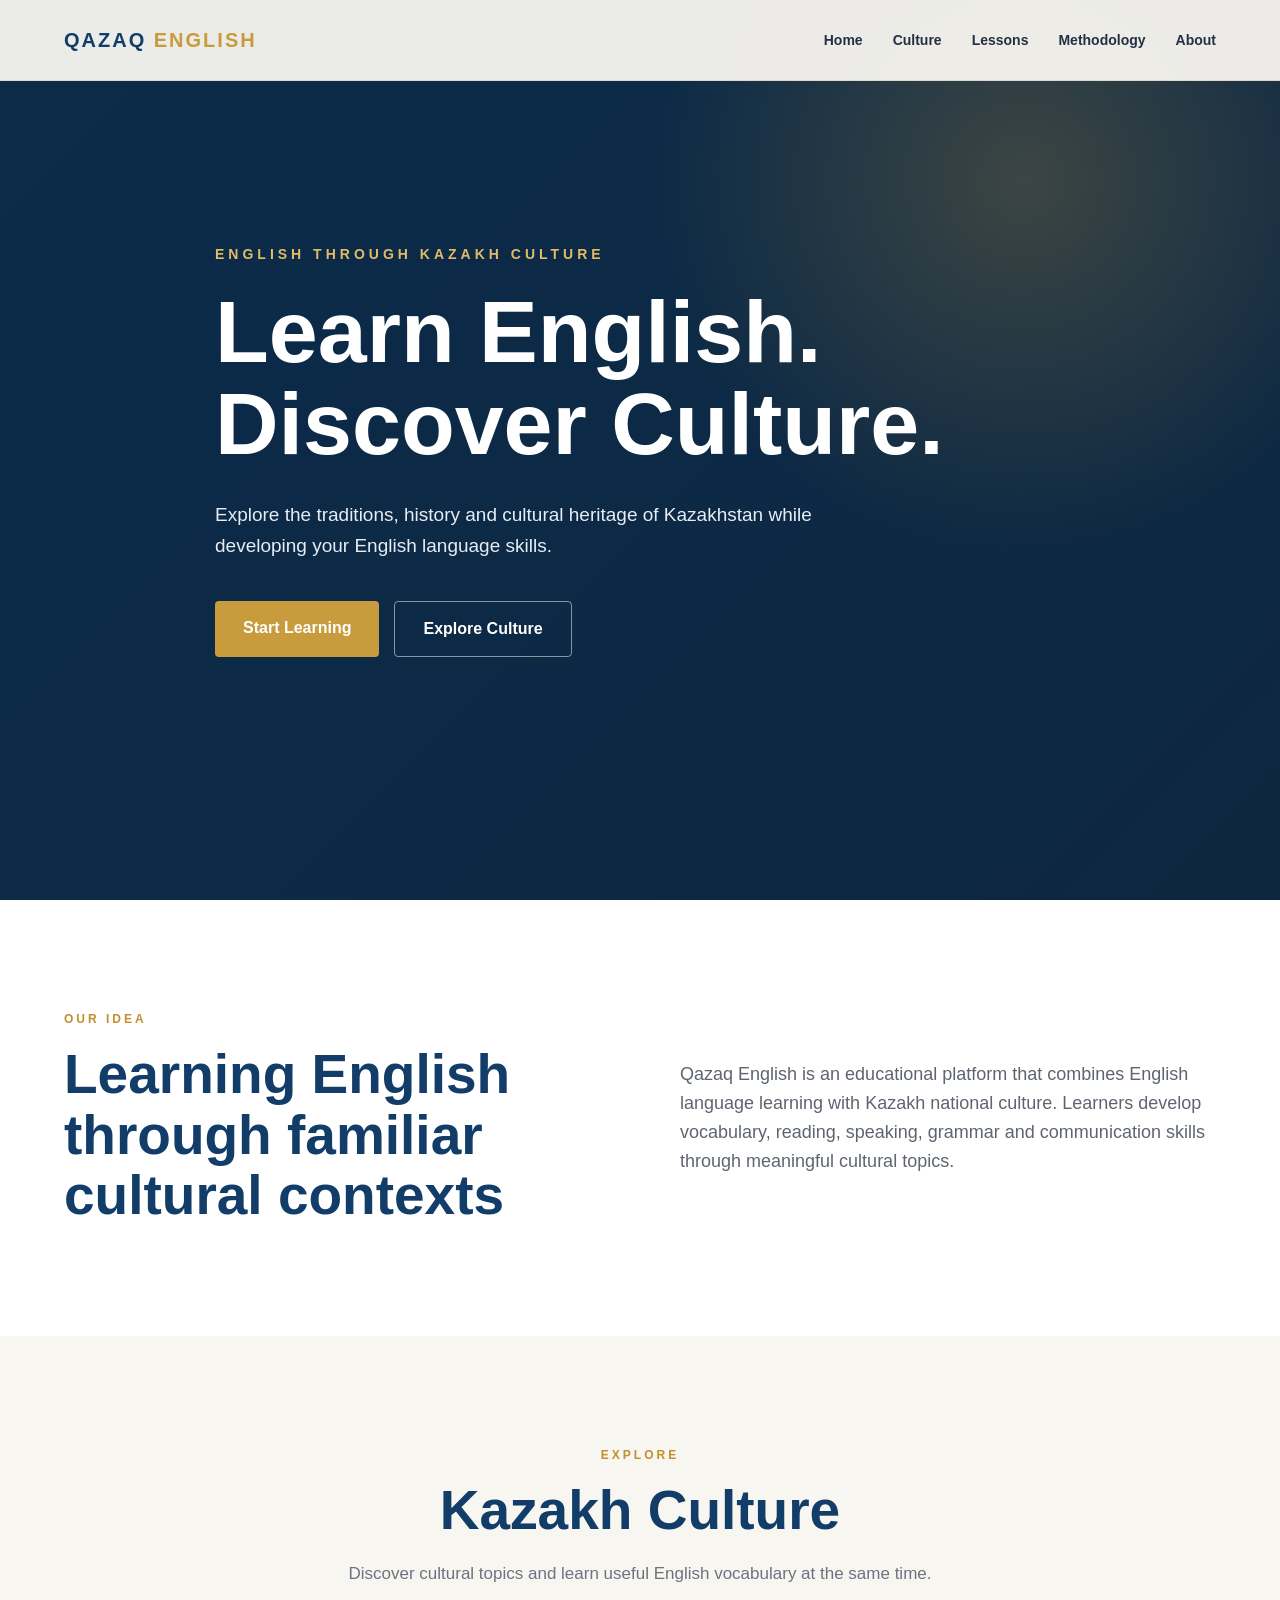
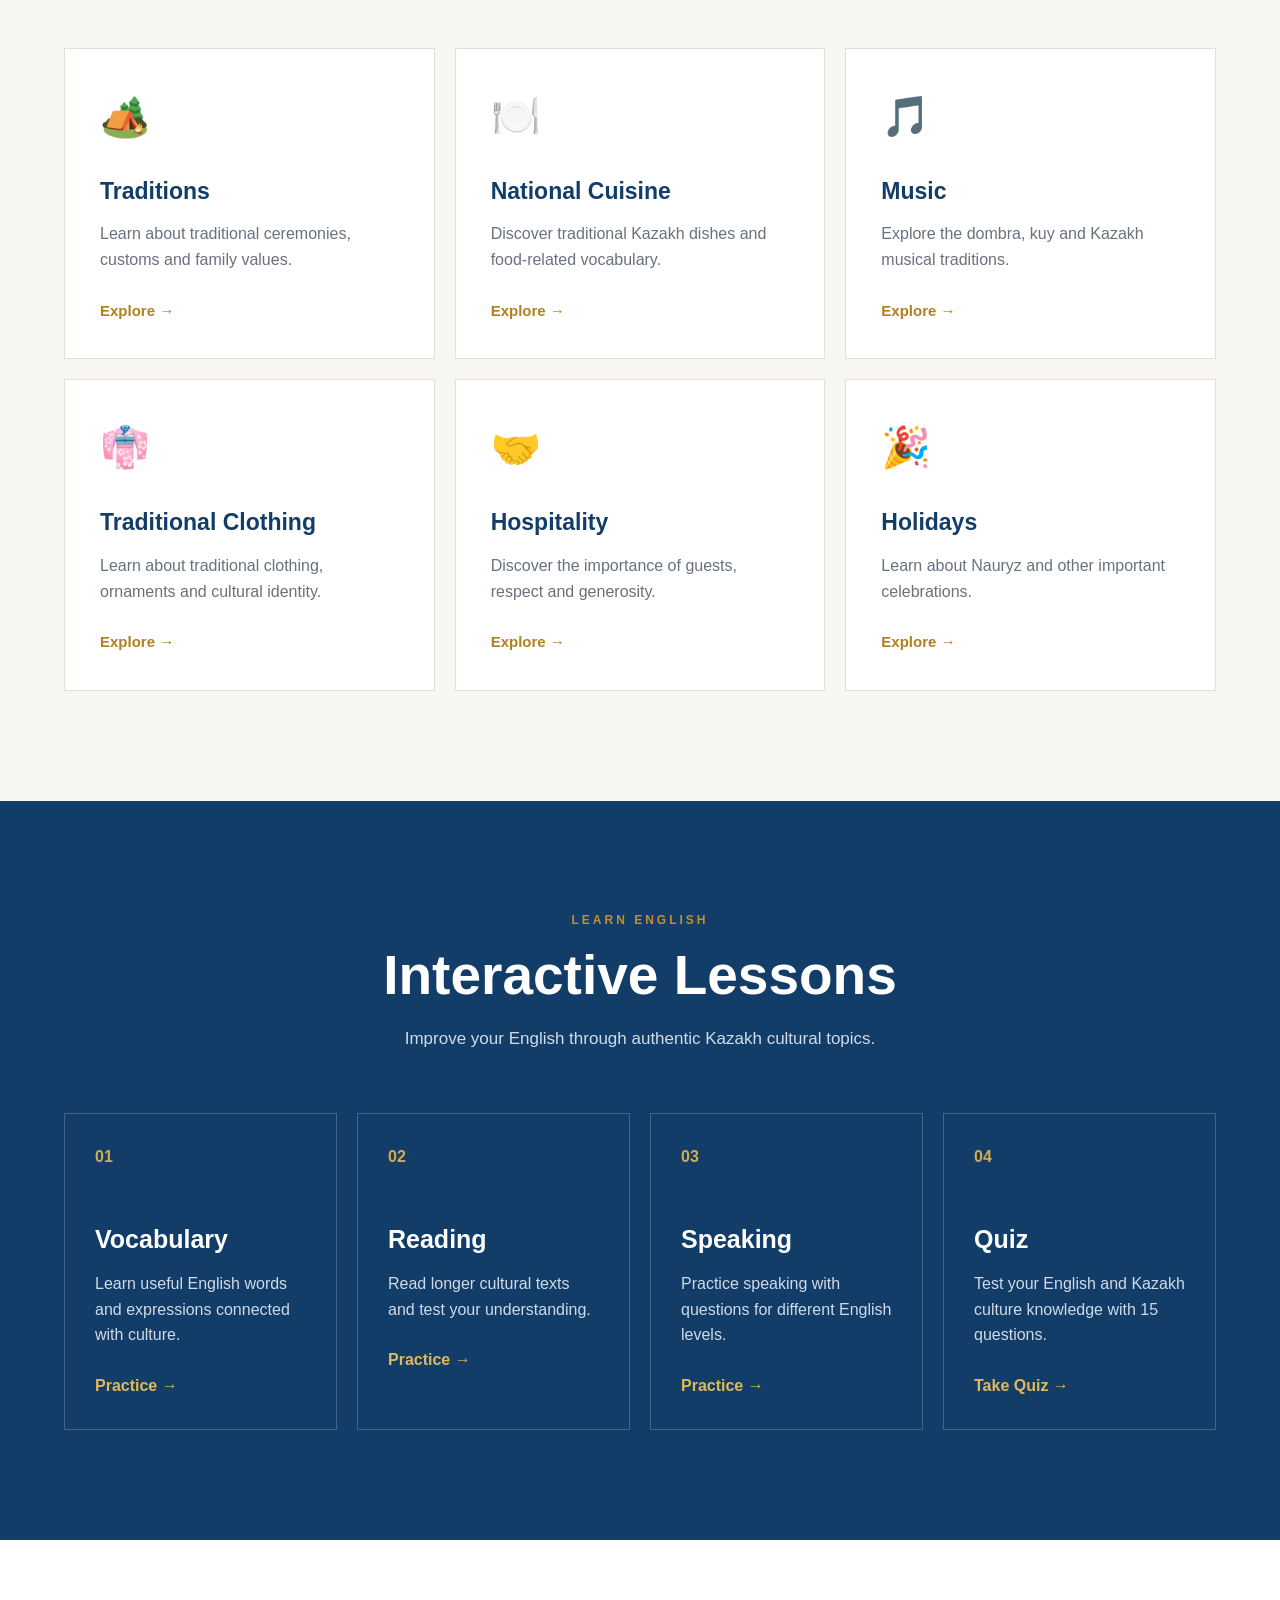
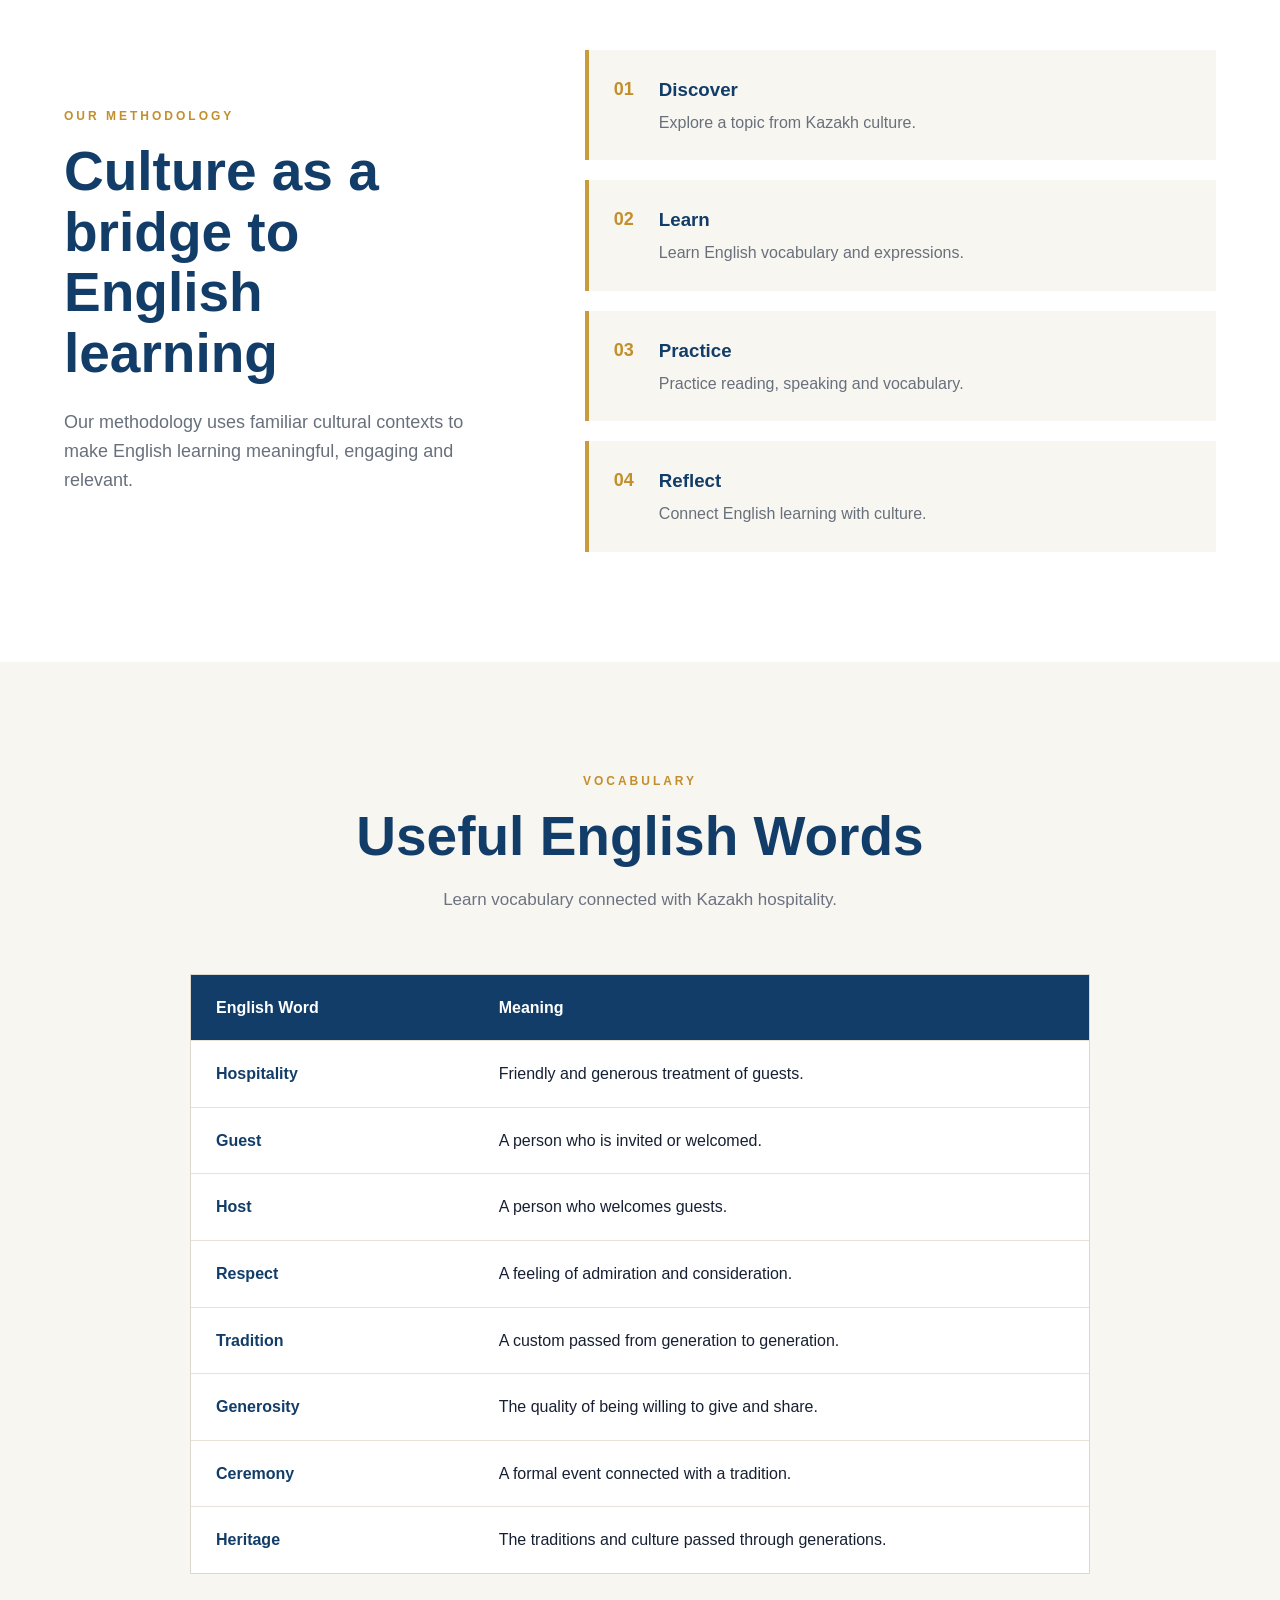
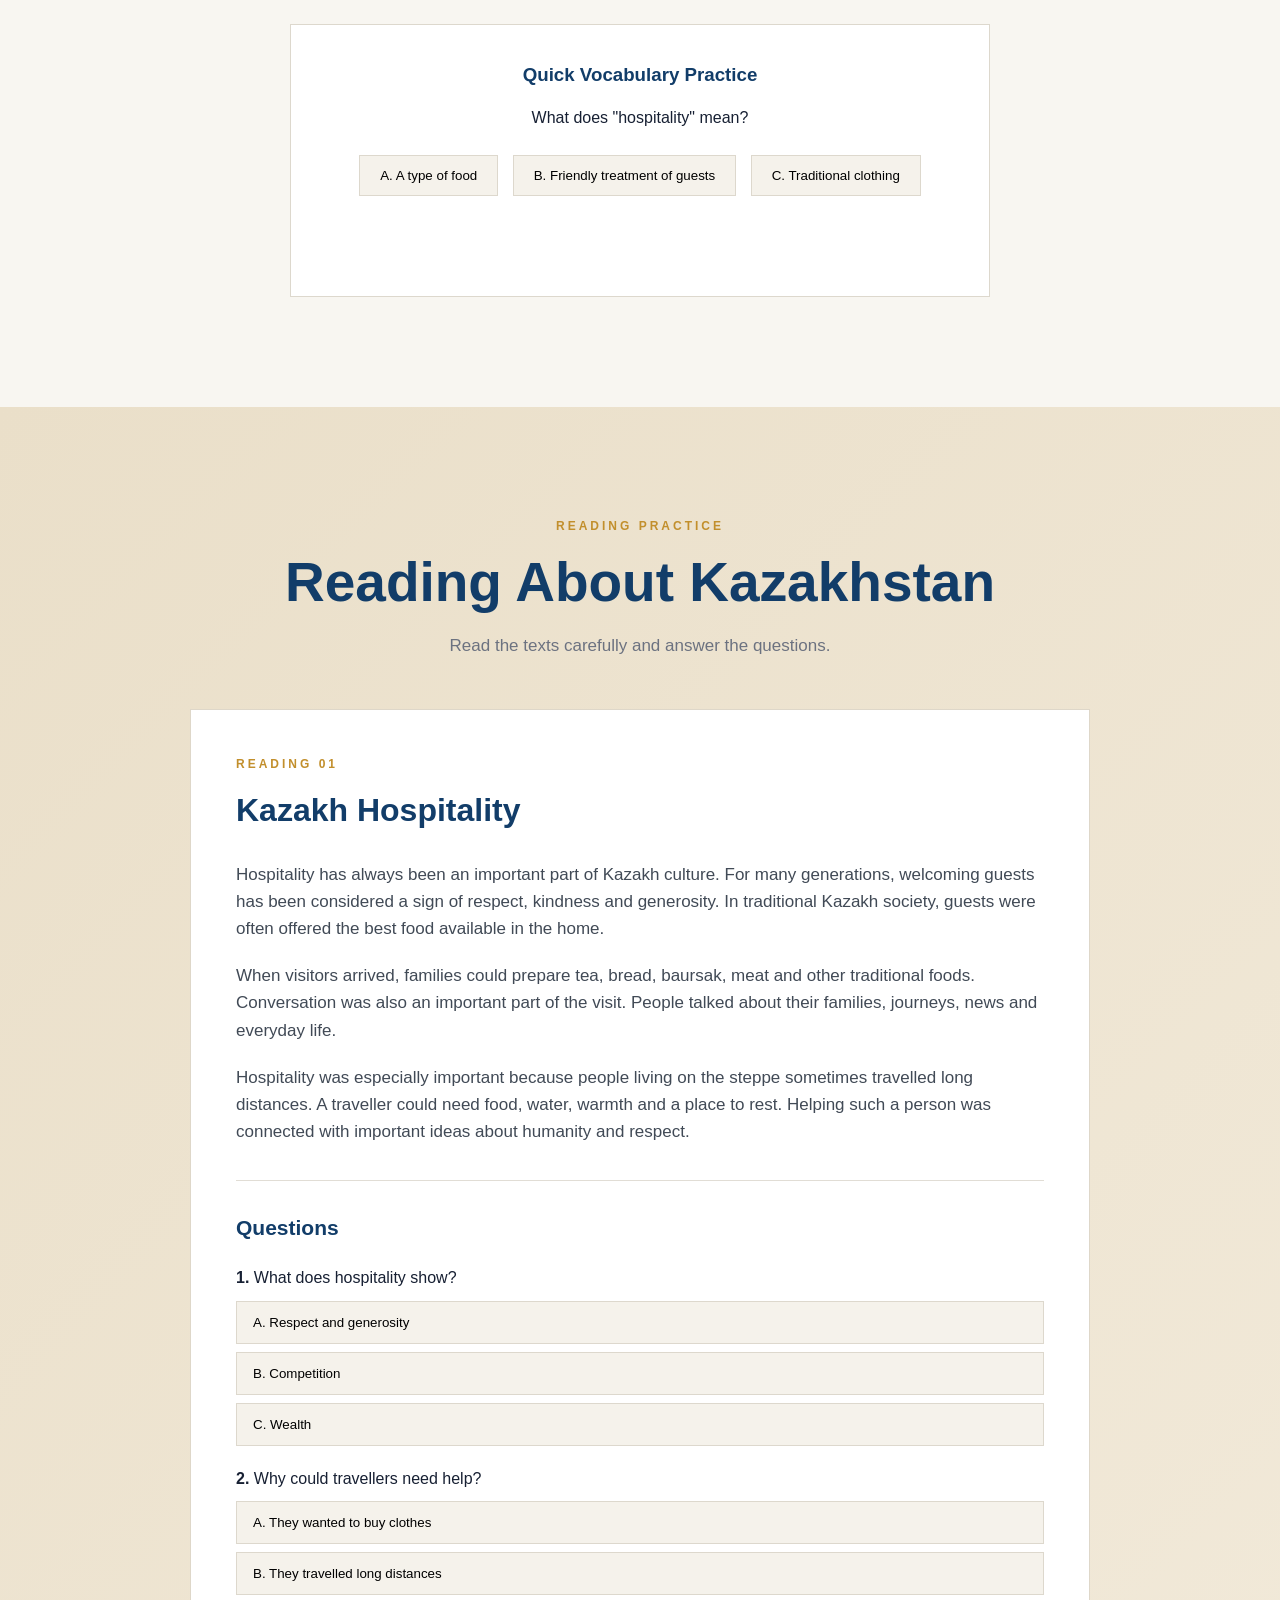
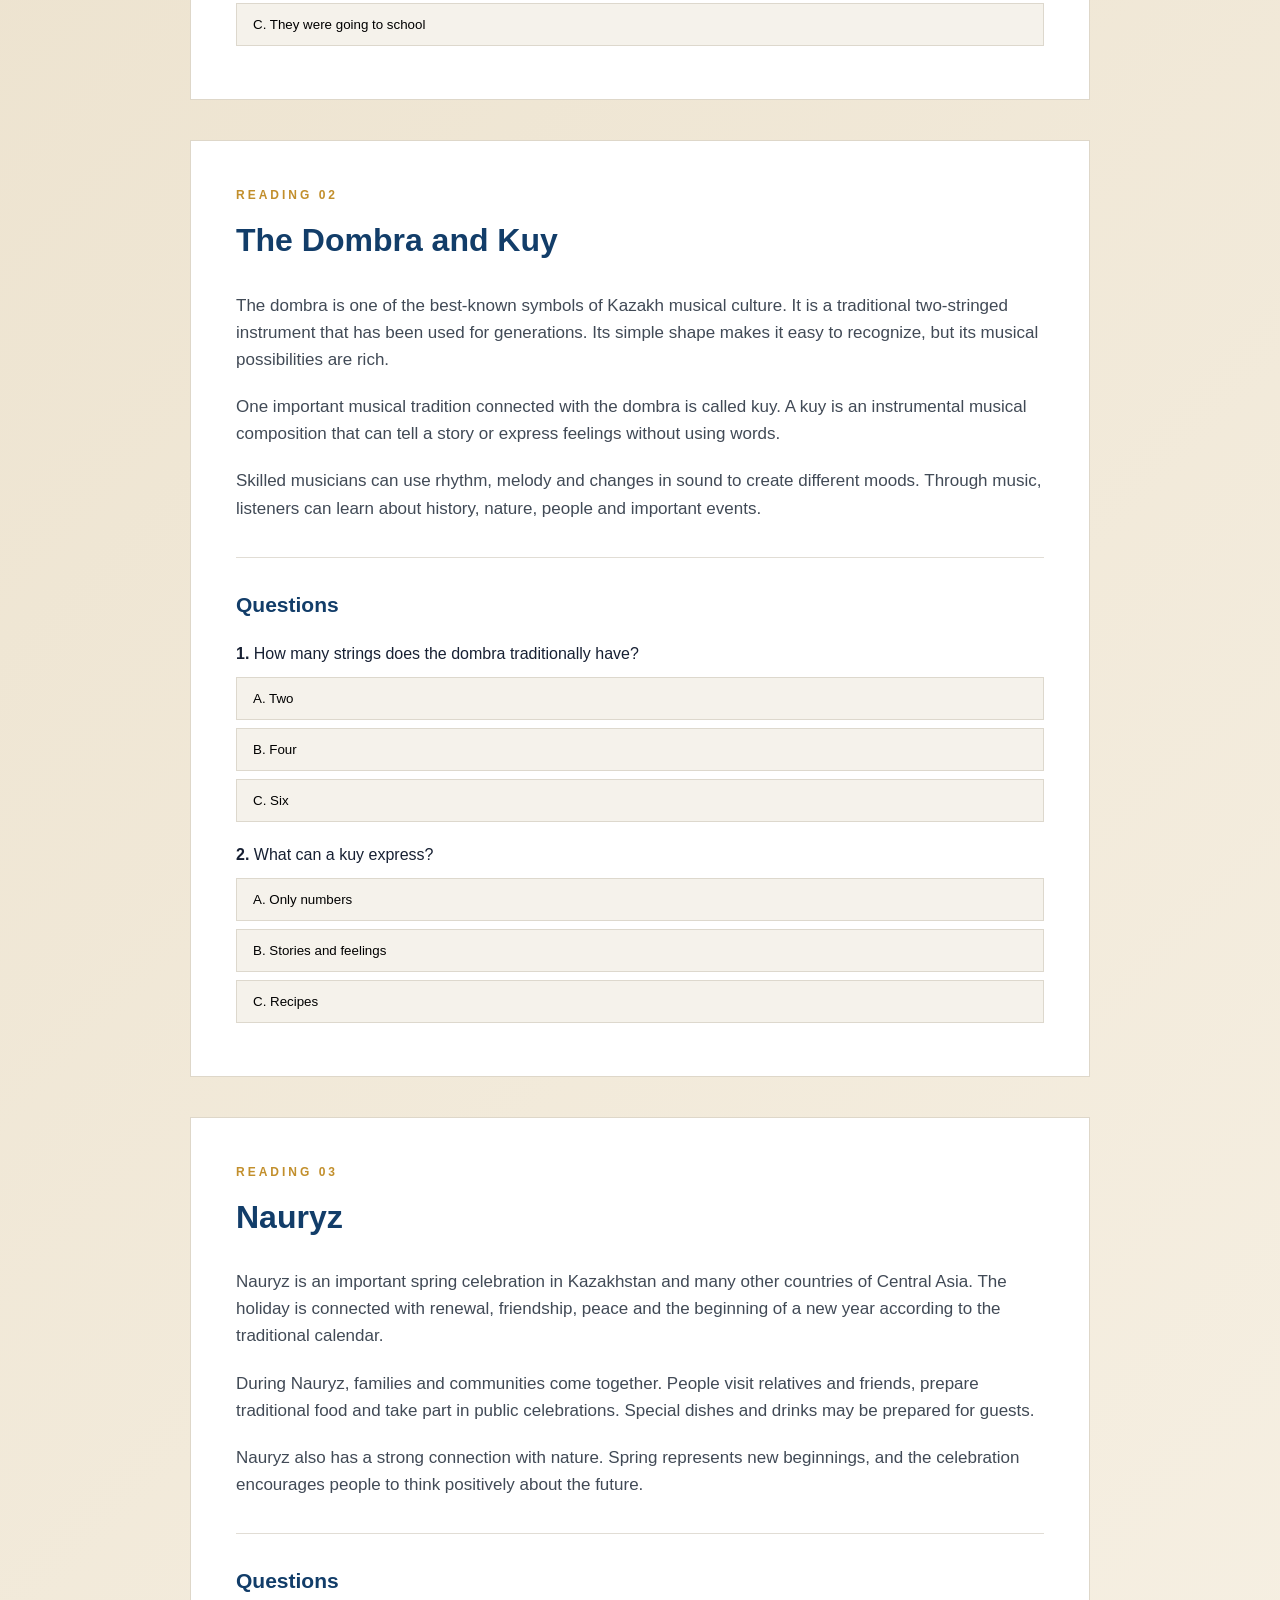
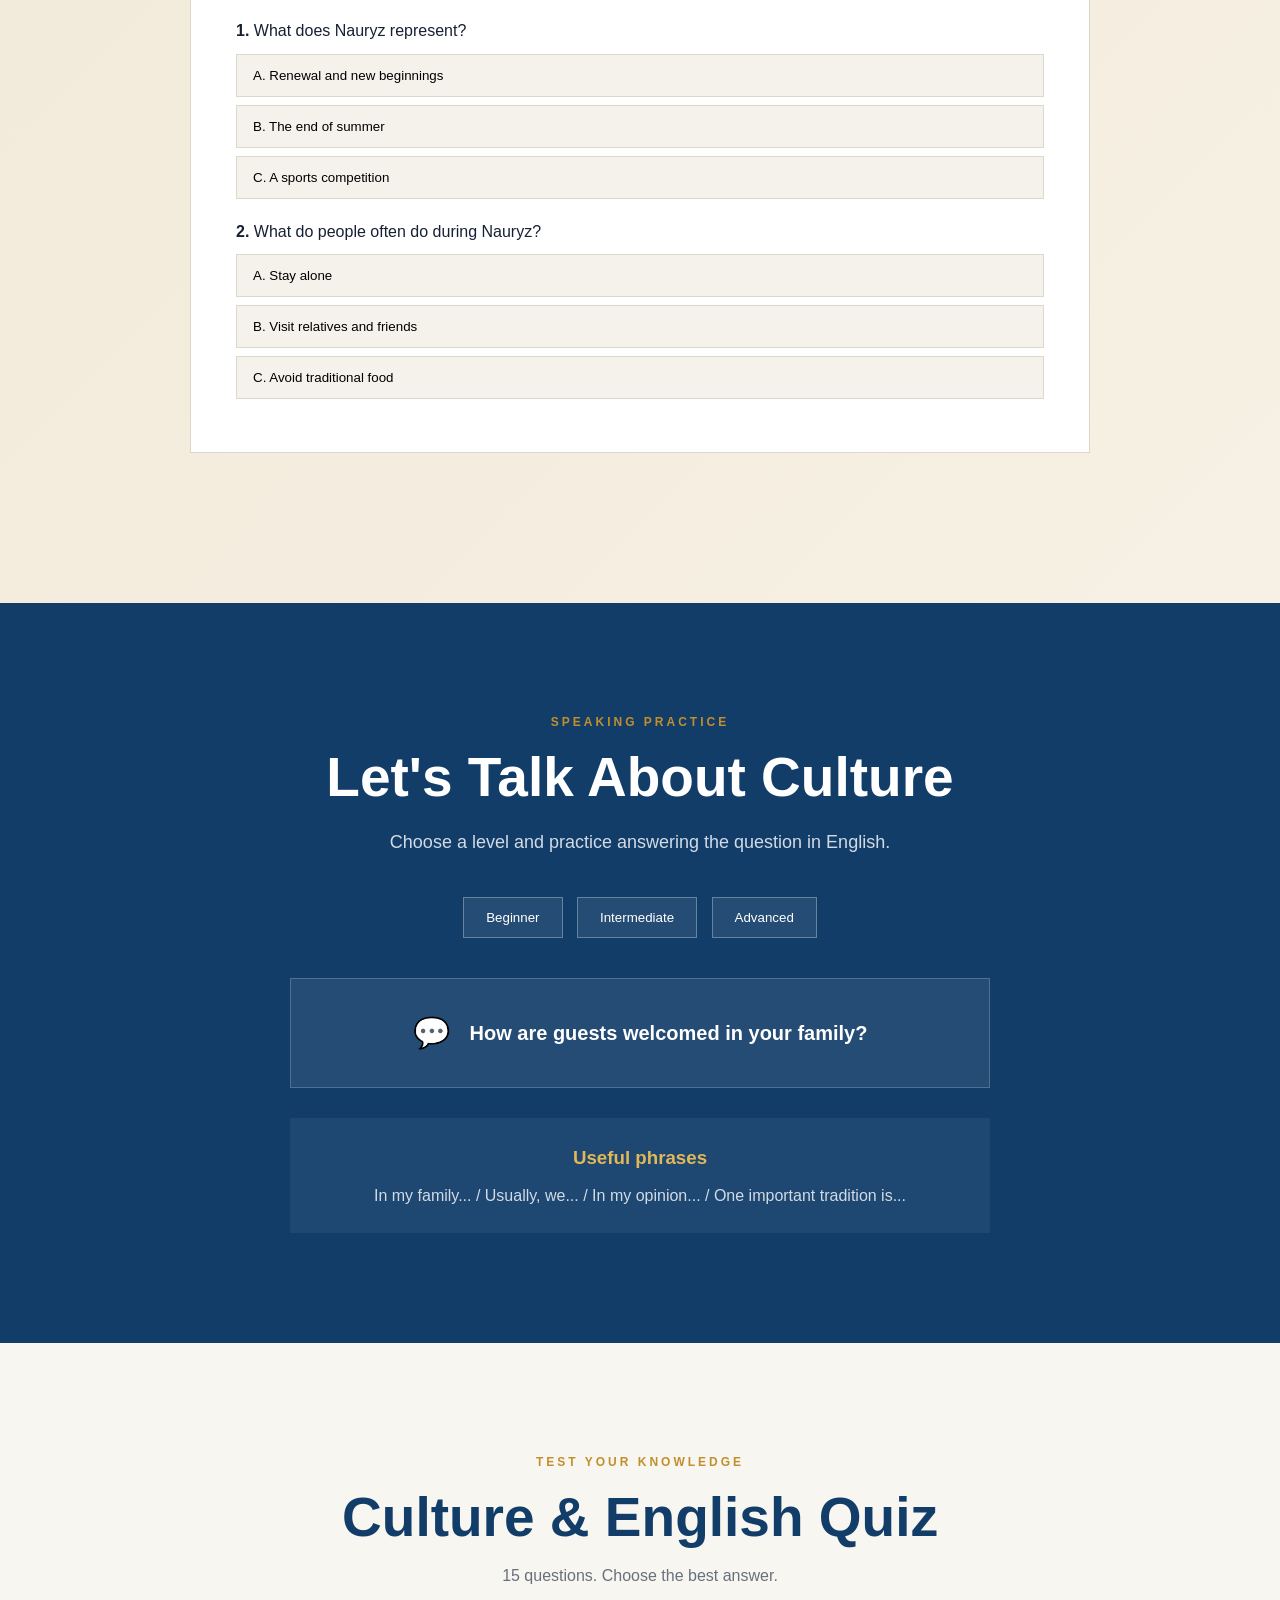
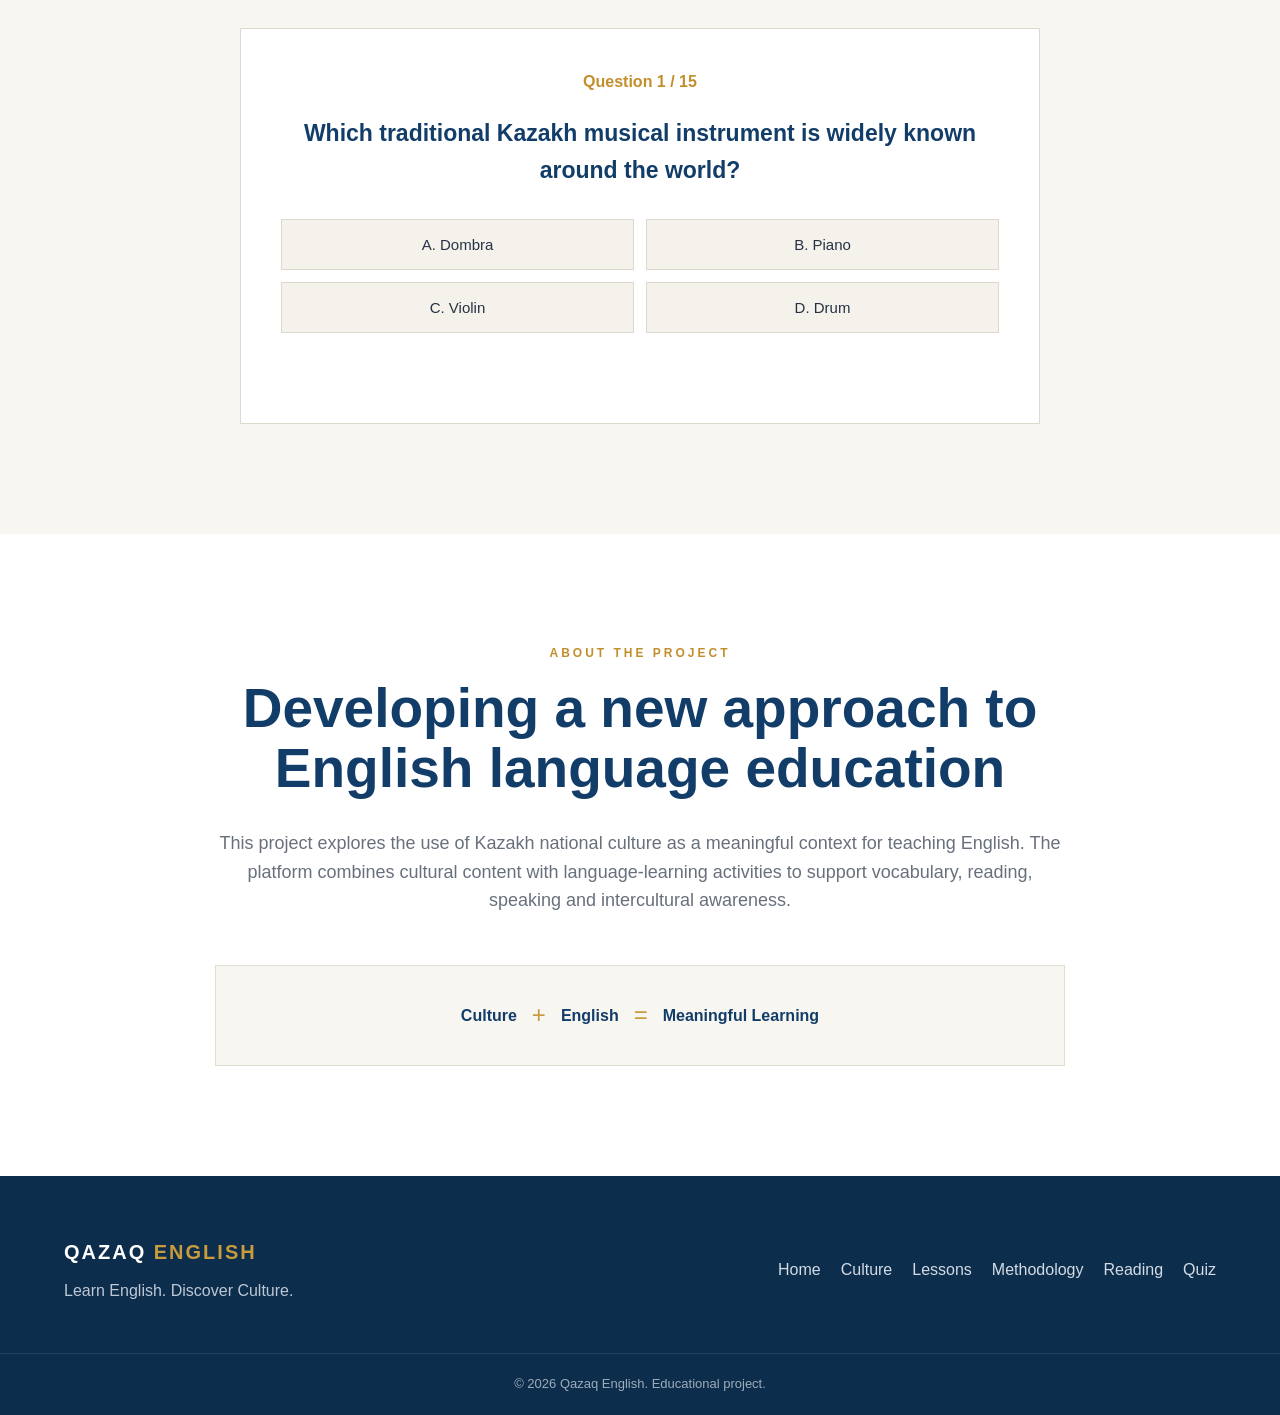
<file: index.html>
<!DOCTYPE html>
<html lang="en">
<head>
    <meta charset="UTF-8">
    <meta name="viewport" content="width=device-width, initial-scale=1.0">

    <title>Qazaq English | Learn English Through Kazakh Culture</title>

    <link rel="stylesheet" href="style.css">
</head>

<body>

<header class="header">
    <div class="container nav-container">

        <a href="#home" class="logo">
            QAZAQ <span>ENGLISH</span>
        </a>

        <nav class="navigation">
            <a href="#home">Home</a>
            <a href="#culture">Culture</a>
            <a href="#lessons">Lessons</a>
            <a href="#methodology">Methodology</a>
            <a href="#about">About</a>
        </nav>

        <button class="menu-button" onclick="toggleMenu()">☰</button>

    </div>
</header>


<main>

<!-- HERO -->

<section id="home" class="hero">

    <div class="hero-overlay"></div>

    <div class="container hero-content">

        <p class="hero-subtitle">
            ENGLISH THROUGH KAZAKH CULTURE
        </p>

        <h1>
            Learn English.<br>
            Discover Culture.
        </h1>

        <p class="hero-description">
            Explore the traditions, history and cultural heritage
            of Kazakhstan while developing your English language skills.
        </p>

        <div class="hero-buttons">

            <a href="#lessons" class="button primary-button">
                Start Learning
            </a>

            <a href="#culture" class="button secondary-button">
                Explore Culture
            </a>

        </div>

    </div>

</section>


<!-- INTRO -->

<section class="introduction">

    <div class="container intro-grid">

        <div>

            <p class="section-label">OUR IDEA</p>

            <h2>
                Learning English through
                familiar cultural contexts
            </h2>

        </div>

        <div>

            <p class="intro-text">
                Qazaq English is an educational platform that combines
                English language learning with Kazakh national culture.
                Learners develop vocabulary, reading, speaking,
                grammar and communication skills through meaningful
                cultural topics.
            </p>

        </div>

    </div>

</section>


<!-- CULTURE -->

<section id="culture" class="section culture-section">

    <div class="container">

        <div class="section-heading">

            <p class="section-label">EXPLORE</p>

            <h2>Kazakh Culture</h2>

            <p>
                Discover cultural topics and learn useful English
                vocabulary at the same time.
            </p>

        </div>


        <div class="culture-grid">

            <article class="culture-card">
                <div class="card-icon">🏕️</div>

                <h3>Traditions</h3>

                <p>
                    Learn about traditional ceremonies,
                    customs and family values.
                </p>

                <button onclick="showTopic('Traditions')">
                    Explore →
                </button>
            </article>


            <article class="culture-card">
                <div class="card-icon">🍽️</div>

                <h3>National Cuisine</h3>

                <p>
                    Discover traditional Kazakh dishes
                    and food-related vocabulary.
                </p>

                <button onclick="showTopic('National Cuisine')">
                    Explore →
                </button>
            </article>


            <article class="culture-card">
                <div class="card-icon">🎵</div>

                <h3>Music</h3>

                <p>
                    Explore the dombra, kuy and
                    Kazakh musical traditions.
                </p>

                <button onclick="showTopic('Music')">
                    Explore →
                </button>
            </article>


            <article class="culture-card">
                <div class="card-icon">👘</div>

                <h3>Traditional Clothing</h3>

                <p>
                    Learn about traditional clothing,
                    ornaments and cultural identity.
                </p>

                <button onclick="showTopic('Traditional Clothing')">
                    Explore →
                </button>
            </article>


            <article class="culture-card">
                <div class="card-icon">🤝</div>

                <h3>Hospitality</h3>

                <p>
                    Discover the importance of guests,
                    respect and generosity.
                </p>

                <button onclick="showTopic('Hospitality')">
                    Explore →
                </button>
            </article>


            <article class="culture-card">
                <div class="card-icon">🎉</div>

                <h3>Holidays</h3>

                <p>
                    Learn about Nauryz and other
                    important celebrations.
                </p>

                <button onclick="showTopic('Holidays')">
                    Explore →
                </button>
            </article>

        </div>

    </div>

</section>


<!-- LESSONS -->

<section id="lessons" class="section lessons-section">

    <div class="container">

        <div class="section-heading">

            <p class="section-label">LEARN ENGLISH</p>

            <h2>Interactive Lessons</h2>

            <p>
                Improve your English through
                authentic Kazakh cultural topics.
            </p>

        </div>


        <div class="lesson-grid">

            <article class="lesson-card">

                <span class="lesson-number">01</span>

                <h3>Vocabulary</h3>

                <p>
                    Learn useful English words and
                    expressions connected with culture.
                </p>

                <a href="#vocabulary">
                    Practice →
                </a>

            </article>


            <article class="lesson-card">

                <span class="lesson-number">02</span>

                <h3>Reading</h3>

                <p>
                    Read longer cultural texts and
                    test your understanding.
                </p>

                <a href="#reading">
                    Practice →
                </a>

            </article>


            <article class="lesson-card">

                <span class="lesson-number">03</span>

                <h3>Speaking</h3>

                <p>
                    Practice speaking with questions
                    for different English levels.
                </p>

                <a href="#speaking">
                    Practice →
                </a>

            </article>


            <article class="lesson-card">

                <span class="lesson-number">04</span>

                <h3>Quiz</h3>

                <p>
                    Test your English and Kazakh
                    culture knowledge with 15 questions.
                </p>

                <a href="#quiz">
                    Take Quiz →
                </a>

            </article>

        </div>

    </div>

</section>


<!-- METHODOLOGY -->

<section id="methodology" class="section methodology-section">

    <div class="container methodology-grid">

        <div>

            <p class="section-label">
                OUR METHODOLOGY
            </p>

            <h2>
                Culture as a bridge
                to English learning
            </h2>

            <p class="methodology-text">
                Our methodology uses familiar cultural contexts
                to make English learning meaningful, engaging
                and relevant.
            </p>

        </div>


        <div class="steps">

            <div class="step">
                <div class="step-number">01</div>

                <div>
                    <h3>Discover</h3>

                    <p>
                        Explore a topic from Kazakh culture.
                    </p>
                </div>
            </div>


            <div class="step">
                <div class="step-number">02</div>

                <div>
                    <h3>Learn</h3>

                    <p>
                        Learn English vocabulary and expressions.
                    </p>
                </div>
            </div>


            <div class="step">
                <div class="step-number">03</div>

                <div>
                    <h3>Practice</h3>

                    <p>
                        Practice reading, speaking and vocabulary.
                    </p>
                </div>
            </div>


            <div class="step">
                <div class="step-number">04</div>

                <div>
                    <h3>Reflect</h3>

                    <p>
                        Connect English learning with culture.
                    </p>
                </div>
            </div>

        </div>

    </div>

</section>


<!-- VOCABULARY -->

<section id="vocabulary" class="section vocabulary-section">

    <div class="container">

        <div class="section-heading">

            <p class="section-label">
                VOCABULARY
            </p>

            <h2>Useful English Words</h2>

            <p>
                Learn vocabulary connected with Kazakh hospitality.
            </p>

        </div>


        <div class="vocabulary-table">

            <div class="vocabulary-row vocabulary-header">
                <div>English Word</div>
                <div>Meaning</div>
            </div>


            <div class="vocabulary-row">
                <div class="word">Hospitality</div>
                <div>Friendly and generous treatment of guests.</div>
            </div>


            <div class="vocabulary-row">
                <div class="word">Guest</div>
                <div>A person who is invited or welcomed.</div>
            </div>


            <div class="vocabulary-row">
                <div class="word">Host</div>
                <div>A person who welcomes guests.</div>
            </div>


            <div class="vocabulary-row">
                <div class="word">Respect</div>
                <div>A feeling of admiration and consideration.</div>
            </div>


            <div class="vocabulary-row">
                <div class="word">Tradition</div>
                <div>A custom passed from generation to generation.</div>
            </div>


            <div class="vocabulary-row">
                <div class="word">Generosity</div>
                <div>The quality of being willing to give and share.</div>
            </div>


            <div class="vocabulary-row">
                <div class="word">Ceremony</div>
                <div>A formal event connected with a tradition.</div>
            </div>


            <div class="vocabulary-row">
                <div class="word">Heritage</div>
                <div>The traditions and culture passed through generations.</div>
            </div>

        </div>


        <div class="vocab-practice">

            <h3>Quick Vocabulary Practice</h3>

            <p>
                What does "hospitality" mean?
            </p>

            <button onclick="vocabAnswer(false)">
                A. A type of food
            </button>

            <button onclick="vocabAnswer(true)">
                B. Friendly treatment of guests
            </button>

            <button onclick="vocabAnswer(false)">
                C. Traditional clothing
            </button>

            <p id="vocab-result"></p>

        </div>

    </div>

</section>


<!-- READING -->

<section id="reading" class="reading-section">

    <div class="container">

        <div class="section-heading reading-heading">

            <p class="section-label">
                READING PRACTICE
            </p>

            <h2>Reading About Kazakhstan</h2>

            <p>
                Read the texts carefully and answer the questions.
            </p>

        </div>


        <!-- READING 1 -->

        <article class="reading-card">

            <div class="reading-number">
                READING 01
            </div>

            <h3>Kazakh Hospitality</h3>

            <div class="reading-text">

                <p>
                    Hospitality has always been an important part of
                    Kazakh culture. For many generations, welcoming
                    guests has been considered a sign of respect,
                    kindness and generosity. In traditional Kazakh
                    society, guests were often offered the best food
                    available in the home.
                </p>

                <p>
                    When visitors arrived, families could prepare tea,
                    bread, baursak, meat and other traditional foods.
                    Conversation was also an important part of the visit.
                    People talked about their families, journeys,
                    news and everyday life.
                </p>

                <p>
                    Hospitality was especially important because people
                    living on the steppe sometimes travelled long
                    distances. A traveller could need food, water,
                    warmth and a place to rest. Helping such a person
                    was connected with important ideas about humanity
                    and respect.
                </p>

            </div>


            <div class="reading-questions">

                <h4>Questions</h4>

                <p>
                    <strong>1.</strong> What does hospitality show?
                </p>

                <button onclick="readingAnswer(this, true)">
                    A. Respect and generosity
                </button>

                <button onclick="readingAnswer(this, false)">
                    B. Competition
                </button>

                <button onclick="readingAnswer(this, false)">
                    C. Wealth
                </button>

                <p>
                    <strong>2.</strong> Why could travellers need help?
                </p>

                <button onclick="readingAnswer(this, false)">
                    A. They wanted to buy clothes
                </button>

                <button onclick="readingAnswer(this, true)">
                    B. They travelled long distances
                </button>

                <button onclick="readingAnswer(this, false)">
                    C. They were going to school
                </button>

            </div>

        </article>


        <!-- READING 2 -->

        <article class="reading-card">

            <div class="reading-number">
                READING 02
            </div>

            <h3>The Dombra and Kuy</h3>

            <div class="reading-text">

                <p>
                    The dombra is one of the best-known symbols of
                    Kazakh musical culture. It is a traditional
                    two-stringed instrument that has been used for
                    generations. Its simple shape makes it easy to
                    recognize, but its musical possibilities are rich.
                </p>

                <p>
                    One important musical tradition connected with the
                    dombra is called kuy. A kuy is an instrumental
                    musical composition that can tell a story or
                    express feelings without using words.
                </p>

                <p>
                    Skilled musicians can use rhythm, melody and changes
                    in sound to create different moods. Through music,
                    listeners can learn about history, nature, people
                    and important events.
                </p>

            </div>


            <div class="reading-questions">

                <h4>Questions</h4>

                <p>
                    <strong>1.</strong> How many strings does the dombra traditionally have?
                </p>

                <button onclick="readingAnswer(this, true)">
                    A. Two
                </button>

                <button onclick="readingAnswer(this, false)">
                    B. Four
                </button>

                <button onclick="readingAnswer(this, false)">
                    C. Six
                </button>

                <p>
                    <strong>2.</strong> What can a kuy express?
                </p>

                <button onclick="readingAnswer(this, false)">
                    A. Only numbers
                </button>

                <button onclick="readingAnswer(this, true)">
                    B. Stories and feelings
                </button>

                <button onclick="readingAnswer(this, false)">
                    C. Recipes
                </button>

            </div>

        </article>


        <!-- READING 3 -->

        <article class="reading-card">

            <div class="reading-number">
                READING 03
            </div>

            <h3>Nauryz</h3>

            <div class="reading-text">

                <p>
                    Nauryz is an important spring celebration in
                    Kazakhstan and many other countries of Central Asia.
                    The holiday is connected with renewal, friendship,
                    peace and the beginning of a new year according to
                    the traditional calendar.
                </p>

                <p>
                    During Nauryz, families and communities come
                    together. People visit relatives and friends,
                    prepare traditional food and take part in public
                    celebrations. Special dishes and drinks may be
                    prepared for guests.
                </p>

                <p>
                    Nauryz also has a strong connection with nature.
                    Spring represents new beginnings, and the celebration
                    encourages people to think positively about the
                    future.
                </p>

            </div>


            <div class="reading-questions">

                <h4>Questions</h4>

                <p>
                    <strong>1.</strong> What does Nauryz represent?
                </p>

                <button onclick="readingAnswer(this, true)">
                    A. Renewal and new beginnings
                </button>

                <button onclick="readingAnswer(this, false)">
                    B. The end of summer
                </button>

                <button onclick="readingAnswer(this, false)">
                    C. A sports competition
                </button>

                <p>
                    <strong>2.</strong> What do people often do during Nauryz?
                </p>

                <button onclick="readingAnswer(this, false)">
                    A. Stay alone
                </button>

                <button onclick="readingAnswer(this, true)">
                    B. Visit relatives and friends
                </button>

                <button onclick="readingAnswer(this, false)">
                    C. Avoid traditional food
                </button>

            </div>

        </article>

    </div>

</section>


<!-- SPEAKING -->

<section id="speaking" class="section speaking-section">

    <div class="container speaking-container">

        <p class="section-label">
            SPEAKING PRACTICE
        </p>

        <h2>
            Let's Talk About Culture
        </h2>

        <p>
            Choose a level and practice answering the question in English.
        </p>


        <div class="speaking-levels">

            <button onclick="showSpeaking('easy')">
                Beginner
            </button>

            <button onclick="showSpeaking('medium')">
                Intermediate
            </button>

            <button onclick="showSpeaking('hard')">
                Advanced
            </button>

        </div>


        <div class="speaking-question">

            <span>💬</span>

            <p id="speaking-question">
                How are guests welcomed in your family?
            </p>

        </div>


        <div class="speaking-help">

            <h3>Useful phrases</h3>

            <p>
                In my family... / Usually, we... /
                In my opinion... / One important tradition is...
            </p>

        </div>

    </div>

</section>


<!-- QUIZ -->

<section id="quiz" class="section quiz-section">

    <div class="container quiz-container">

        <p class="section-label">
            TEST YOUR KNOWLEDGE
        </p>

        <h2>
            Culture & English Quiz
        </h2>

        <p class="quiz-intro">
            15 questions. Choose the best answer.
        </p>


        <div id="quiz-box">

            <div class="quiz-progress">
                Question <span id="quiz-number">1</span> / 15
            </div>

            <h3 id="question"></h3>

            <div class="quiz-options" id="quiz-options"></div>

            <p id="quiz-result"></p>

            <button id="next-question" onclick="nextQuestion()">
                Next Question →
            </button>

        </div>


        <div id="quiz-final">

            <h3>Quiz Complete!</h3>

            <p>
                Your score:
            </p>

            <strong id="final-score">
                0 / 15
            </strong>

            <p id="final-message"></p>

            <button onclick="restartQuiz()">
                Try Again
            </button>

        </div>

    </div>

</section>


<!-- ABOUT -->

<section id="about" class="section about-section">

    <div class="container about-container">

        <p class="section-label">
            ABOUT THE PROJECT
        </p>

        <h2>
            Developing a new approach
            to English language education
        </h2>

        <p>
            This project explores the use of Kazakh national culture
            as a meaningful context for teaching English.
            The platform combines cultural content with
            language-learning activities to support vocabulary,
            reading, speaking and intercultural awareness.
        </p>

        <div class="about-highlight">

            <div>
                <strong>Culture</strong>
                <span>+</span>
                <strong>English</strong>
                <span>=</span>
                <strong>Meaningful Learning</strong>
            </div>

        </div>

    </div>

</section>

</main>


<!-- FOOTER -->

<footer class="footer">

    <div class="container footer-container">

        <div>

            <div class="logo footer-logo">
                QAZAQ <span>ENGLISH</span>
            </div>

            <p>
                Learn English. Discover Culture.
            </p>

        </div>


        <div class="footer-links">

            <a href="#home">Home</a>
            <a href="#culture">Culture</a>
            <a href="#lessons">Lessons</a>
            <a href="#methodology">Methodology</a>
            <a href="#reading">Reading</a>
            <a href="#quiz">Quiz</a>

        </div>

    </div>


    <div class="copyright">
        © 2026 Qazaq English. Educational project.
    </div>

</footer>


<!-- MODAL -->

<div id="topic-modal" class="modal">

    <div class="modal-content">

        <button class="close-modal" onclick="closeModal()">
            ×
        </button>

        <h2 id="modal-title">
            Culture
        </h2>

        <p id="modal-text">
            Cultural information will appear here.
        </p>

    </div>

</div>


<script src="script.js"></script>

</body>
</html>
</file>
<file: style.css>
* {
    margin: 0;
    padding: 0;
    box-sizing: border-box;
}

html {
    scroll-behavior: smooth;
}

body {
    font-family: Arial, Helvetica, sans-serif;
    color: #172033;
    background: #f8f6f1;
    line-height: 1.6;
}

.container {
    width: 90%;
    max-width: 1200px;
    margin: 0 auto;
}

a {
    text-decoration: none;
    color: inherit;
}

button {
    font-family: inherit;
}


/* HEADER */

.header {
    position: fixed;
    top: 0;
    left: 0;
    width: 100%;
    z-index: 1000;

    background: rgba(248, 246, 241, 0.95);
    backdrop-filter: blur(10px);

    border-bottom: 1px solid #ddd8cd;
}

.nav-container {
    height: 80px;

    display: flex;
    align-items: center;
    justify-content: space-between;
}

.logo {
    font-size: 20px;
    font-weight: 800;
    letter-spacing: 2px;
    color: #123d69;
}

.logo span {
    color: #c89b3c;
}

.navigation {
    display: flex;
    gap: 30px;
}

.navigation a {
    font-size: 14px;
    font-weight: 600;
    color: #253044;
    transition: 0.3s;
}

.navigation a:hover {
    color: #c28f2c;
}

.menu-button {
    display: none;
    border: none;
    background: transparent;
    font-size: 28px;
    cursor: pointer;
}


/* HERO */

.hero {
    min-height: 100vh;
    position: relative;

    display: flex;
    align-items: center;

    background:
        linear-gradient(
            rgba(10, 35, 60, 0.72),
            rgba(10, 35, 60, 0.72)
        ),
        linear-gradient(
            135deg,
            #0e426e,
            #16304c
        );

    color: white;
}

.hero-overlay {
    position: absolute;
    inset: 0;

    background-image:
        radial-gradient(
            circle at 80% 20%,
            rgba(201, 155, 60, 0.25),
            transparent 30%
        );
}

.hero-content {
    position: relative;
    z-index: 2;
    max-width: 850px;
}

.hero-subtitle {
    color: #e1bb65;

    font-size: 14px;
    font-weight: 700;

    letter-spacing: 4px;

    margin-bottom: 20px;
}

.hero h1 {
    font-size: clamp(48px, 8vw, 88px);
    line-height: 1.05;
    margin-bottom: 30px;
}

.hero-description {
    max-width: 650px;

    font-size: 19px;
    color: #e8edf3;

    margin-bottom: 40px;
}

.hero-buttons {
    display: flex;
    gap: 15px;
    flex-wrap: wrap;
}

.button {
    display: inline-block;

    padding: 14px 28px;

    border-radius: 4px;

    font-weight: 700;

    transition: 0.3s;
}

.primary-button {
    background: #c89b3c;
    color: white;
}

.primary-button:hover {
    background: #b4872d;
    transform: translateY(-2px);
}

.secondary-button {
    border: 1px solid rgba(255,255,255,0.5);
    color: white;
}

.secondary-button:hover {
    background: white;
    color: #123d69;
}


/* GENERAL SECTIONS */

.section {
    padding: 110px 0;
}

.introduction {
    padding: 110px 0;
    background: white;
}

.intro-grid {
    display: grid;
    grid-template-columns: 1fr 1fr;
    gap: 80px;
    align-items: center;
}

.section-label {
    color: #c28f2c;

    font-size: 12px;
    font-weight: 800;

    letter-spacing: 3px;

    margin-bottom: 15px;
}

.introduction h2,
.section-heading h2,
.methodology-section h2,
.reading-section h2,
.speaking-section h2,
.quiz-section h2,
.about-section h2 {
    font-size: clamp(34px, 5vw, 55px);

    line-height: 1.1;

    color: #123d69;
}

.intro-text {
    font-size: 18px;
    color: #5e6570;
}

.section-heading {
    text-align: center;
    max-width: 750px;
    margin: 0 auto 60px;
}

.section-heading > p:last-child {
    color: #6c7280;
    margin-top: 20px;
    font-size: 17px;
}


/* CULTURE */

.culture-section {
    background: #f8f6f1;
}

.culture-grid {
    display: grid;
    grid-template-columns: repeat(3, 1fr);
    gap: 20px;
}

.culture-card {
    background: white;

    padding: 35px;

    border: 1px solid #e5e0d5;

    transition: 0.3s;
}

.culture-card:hover {
    transform: translateY(-6px);

    box-shadow: 0 15px 35px rgba(0,0,0,0.08);
}

.card-icon {
    font-size: 40px;
    margin-bottom: 25px;
}

.culture-card h3 {
    color: #123d69;
    font-size: 23px;
    margin-bottom: 12px;
}

.culture-card p {
    color: #69717d;
    margin-bottom: 25px;
}

.culture-card button {
    border: none;
    background: none;

    color: #b27f21;

    font-weight: 700;

    cursor: pointer;

    font-size: 15px;
}


/* LESSONS */

.lessons-section {
    background: #123d69;
    color: white;
}

.lessons-section .section-heading h2 {
    color: white;
}

.lessons-section .section-heading > p:last-child {
    color: #d2dbe5;
}

.lesson-grid {
    display: grid;
    grid-template-columns: repeat(4, 1fr);
    gap: 20px;
}

.lesson-card {
    border: 1px solid rgba(255,255,255,0.2);

    padding: 30px;

    min-height: 290px;

    position: relative;

    transition: 0.3s;
}

.lesson-card:hover {
    background: rgba(255,255,255,0.06);
}

.lesson-number {
    display: block;

    color: #d7aa4e;

    font-weight: 800;

    margin-bottom: 50px;
}

.lesson-card h3 {
    font-size: 25px;
    margin-bottom: 12px;
}

.lesson-card p {
    color: #d1dae5;
    margin-bottom: 25px;
}

.lesson-card a {
    color: #e0b858;
    font-weight: 700;
}


/* METHODOLOGY */

.methodology-section {
    background: white;
}

.methodology-grid {
    display: grid;

    grid-template-columns: 0.8fr 1.2fr;

    gap: 100px;

    align-items: center;
}

.methodology-text {
    color: #68707c;

    font-size: 18px;

    margin-top: 25px;
}

.steps {
    display: flex;
    flex-direction: column;
    gap: 20px;
}

.step {
    display: flex;
    gap: 25px;

    padding: 25px;

    background: #f8f6f1;

    border-left: 4px solid #c89b3c;
}

.step-number {
    color: #c28f2c;

    font-weight: 800;

    font-size: 18px;
}

.step h3 {
    color: #123d69;
    margin-bottom: 5px;
}

.step p {
    color: #68707c;
}


/* VOCABULARY */

.vocabulary-section {
    background: #f8f6f1;
}

.vocabulary-table {
    max-width: 900px;

    margin: 0 auto;

    background: white;

    border: 1px solid #ddd8cd;
}

.vocabulary-row {
    display: grid;

    grid-template-columns: 1fr 2fr;

    padding: 20px 25px;

    border-bottom: 1px solid #e8e3d9;
}

.vocabulary-row:last-child {
    border-bottom: none;
}

.vocabulary-header {
    background: #123d69;
    color: white;
    font-weight: 700;
}

.word {
    color: #123d69;
    font-weight: 700;
}

.vocab-practice {
    max-width: 700px;

    margin: 50px auto 0;

    padding: 35px;

    background: white;

    border: 1px solid #ddd8cd;

    text-align: center;
}

.vocab-practice h3 {
    color: #123d69;
    margin-bottom: 15px;
}

.vocab-practice p {
    margin-bottom: 20px;
}

.vocab-practice button {
    padding: 12px 20px;

    margin: 5px;

    border: 1px solid #ddd8cd;

    background: #f5f2eb;

    cursor: pointer;

    transition: 0.3s;
}

.vocab-practice button:hover {
    background: #123d69;
    color: white;
}

#vocab-result {
    font-weight: 700;
    min-height: 25px;
    margin-top: 15px;
}


/* READING */

.reading-section {
    padding: 110px 0;

    background:
        linear-gradient(
            135deg,
            #eadfc9,
            #f7f1e5
        );
}

.reading-heading {
    margin-bottom: 50px;
}

.reading-card {
    max-width: 900px;

    margin: 0 auto 40px;

    padding: 45px;

    background: white;

    border: 1px solid #ded7c9;
}

.reading-number {
    color: #c28f2c;

    font-size: 12px;

    font-weight: 800;

    letter-spacing: 3px;

    margin-bottom: 10px;
}

.reading-card h3 {
    color: #123d69;

    font-size: 32px;

    margin-bottom: 25px;
}

.reading-text {
    font-size: 17px;
    color: #414a56;
}

.reading-text p {
    margin-bottom: 20px;
}

.reading-questions {
    margin-top: 35px;

    padding-top: 30px;

    border-top: 1px solid #e1ddd5;
}

.reading-questions h4 {
    color: #123d69;

    font-size: 21px;

    margin-bottom: 20px;
}

.reading-questions p {
    margin-top: 20px;
    margin-bottom: 10px;
}

.reading-questions button {
    display: block;

    width: 100%;

    text-align: left;

    padding: 13px 16px;

    margin: 8px 0;

    background: #f5f2eb;

    border: 1px solid #ddd8cd;

    cursor: pointer;

    transition: 0.3s;
}

.reading-questions button:hover {
    background: #123d69;
    color: white;
}


/* SPEAKING */

.speaking-section {
    background: #123d69;
    color: white;

    text-align: center;
}

.speaking-container {
    max-width: 850px;
}

.speaking-section h2 {
    color: white;
    margin-bottom: 20px;
}

.speaking-section > .container > p:not(.section-label) {
    color: #d2dbe5;
    font-size: 18px;
}

.speaking-levels {
    margin-top: 35px;
}

.speaking-levels button {
    padding: 12px 22px;

    margin: 5px;

    border: 1px solid rgba(255,255,255,0.3);

    background: rgba(255,255,255,0.08);

    color: white;

    cursor: pointer;

    transition: 0.3s;
}

.speaking-levels button:hover {
    background: white;
    color: #123d69;
}

.speaking-question {
    margin: 35px auto 0;

    padding: 30px;

    background: rgba(255,255,255,0.08);

    border: 1px solid rgba(255,255,255,0.2);

    display: flex;

    gap: 20px;

    align-items: center;

    justify-content: center;

    max-width: 700px;
}

.speaking-question span {
    font-size: 30px;
}

.speaking-question p {
    font-size: 20px;
    font-weight: 600;
}

.speaking-help {
    margin: 30px auto 0;

    max-width: 700px;

    padding: 25px;

    background: rgba(255,255,255,0.05);
}

.speaking-help h3 {
    color: #e0b858;
    margin-bottom: 10px;
}

.speaking-help p {
    color: #d2dbe5;
}


/* QUIZ */

.quiz-section {
    background: #f8f6f1;
}

.quiz-container {
    text-align: center;
}

.quiz-intro {
    color: #68707c;
    margin-top: 15px;
}

#quiz-box {
    max-width: 800px;

    margin: 40px auto 0;

    padding: 40px;

    background: white;

    border: 1px solid #ded9cf;
}

.quiz-progress {
    color: #c28f2c;

    font-weight: 800;

    margin-bottom: 20px;
}

#question {
    color: #123d69;

    font-size: 23px;

    margin-bottom: 30px;
}

.quiz-options {
    display: grid;

    grid-template-columns: 1fr 1fr;

    gap: 12px;
}

.quiz-options button {
    padding: 16px;

    background: #f5f2eb;

    border: 1px solid #ddd8cd;

    cursor: pointer;

    color: #263244;

    font-size: 15px;

    transition: 0.3s;
}

.quiz-options button:hover {
    background: #123d69;
    color: white;
}

.quiz-options button.correct {
    background: #2e8b57;
    color: white;
}

.quiz-options button.wrong {
    background: #c0392b;
    color: white;
}

#quiz-result {
    margin-top: 25px;

    font-weight: 700;

    min-height: 25px;
}

#next-question {
    display: none;

    margin: 25px auto 0;

    padding: 13px 25px;

    border: none;

    background: #123d69;

    color: white;

    font-weight: 700;

    cursor: pointer;
}

#next-question:hover {
    background: #0d2d4c;
}

#quiz-final {
    display: none;

    max-width: 600px;

    margin: 40px auto 0;

    padding: 45px;

    background: white;

    border: 1px solid #ded9cf;
}

#quiz-final h3 {
    color: #123d69;

    font-size: 30px;

    margin-bottom: 15px;
}

#final-score {
    display: block;

    color: #c28f2c;

    font-size: 45px;

    margin: 10px 0 20px;
}

#final-message {
    color: #68707c;

    margin-bottom: 25px;
}

#quiz-final button {
    padding: 13px 25px;

    border: none;

    background: #123d69;

    color: white;

    font-weight: 700;

    cursor: pointer;
}


/* ABOUT */

.about-section {
    background: white;
    text-align: center;
}

.about-container {
    max-width: 850px;
}

.about-section h2 {
    margin-bottom: 30px;
}

.about-section > .container > p:not(.section-label) {
    color: #68707c;
    font-size: 18px;
}

.about-highlight {
    margin-top: 50px;

    padding: 30px;

    background: #f8f6f1;

    border: 1px solid #e2ddd3;
}

.about-highlight div {
    display: flex;

    align-items: center;

    justify-content: center;

    gap: 15px;

    flex-wrap: wrap;
}

.about-highlight strong {
    color: #123d69;
}

.about-highlight span {
    color: #c89b3c;

    font-size: 24px;
}


/* FOOTER */

.footer {
    background: #0d2d4c;

    color: white;

    padding-top: 60px;
}

.footer-container {
    display: flex;

    justify-content: space-between;

    gap: 40px;

    padding-bottom: 50px;
}

.footer-logo {
    color: white;
    margin-bottom: 10px;
}

.footer-container p {
    color: #bdc8d4;
}

.footer-links {
    display: flex;

    gap: 20px;

    flex-wrap: wrap;

    align-items: center;
}

.footer-links a {
    color: #d3dbe4;

    transition: 0.3s;
}

.footer-links a:hover {
    color: #e0b858;
}

.copyright {
    text-align: center;

    border-top: 1px solid rgba(255,255,255,0.1);

    padding: 20px;

    color: #9eabb9;

    font-size: 13px;
}


/* MODAL */

.modal {
    position: fixed;

    inset: 0;

    background: rgba(0,0,0,0.65);

    display: none;

    align-items: center;

    justify-content: center;

    z-index: 2000;

    padding: 20px;
}

.modal.active {
    display: flex;
}

.modal-content {
    background: white;

    max-width: 600px;

    width: 100%;

    padding: 45px;

    position: relative;

    border-top: 5px solid #c89b3c;
}

.modal-content h2 {
    color: #123d69;

    margin-bottom: 20px;

    font-size: 35px;
}

.modal-content p {
    color: #606875;

    font-size: 17px;
}

.close-modal {
    position: absolute;

    top: 15px;
    right: 20px;

    border: none;

    background: none;

    font-size: 30px;

    cursor: pointer;

    color: #555;
}


/* MOBILE */

@media (max-width: 900px) {

    .navigation {
        display: none;

        position: absolute;

        top: 80px;

        left: 0;

        width: 100%;

        background: white;

        padding: 25px;

        flex-direction: column;

        gap: 20px;

        border-bottom: 1px solid #ddd8cd;
    }

    .navigation.active {
        display: flex;
    }

    .menu-button {
        display: block;
    }

    .intro-grid,
    .methodology-grid {
        grid-template-columns: 1fr;
        gap: 40px;
    }

    .culture-grid {
        grid-template-columns: 1fr 1fr;
    }

    .lesson-grid {
        grid-template-columns: 1fr 1fr;
    }
}


@media (max-width: 600px) {

    .container {
        width: 88%;
    }

    .hero h1 {
        font-size: 48px;
    }

    .hero-description {
        font-size: 16px;
    }

    .section {
        padding: 75px 0;
    }

    .introduction {
        padding: 75px 0;
    }

    .culture-grid,
    .lesson-grid {
        grid-template-columns: 1fr;
    }

    .vocabulary-row {
        grid-template-columns: 1fr;
        gap: 5px;
    }

    .vocabulary-header {
        display: none;
    }

    .quiz-options {
        grid-template-columns: 1fr;
    }

    #quiz-box {
        padding: 25px;
    }

    .reading-card {
        padding: 25px;
    }

    .reading-card h3 {
        font-size: 27px;
    }

    .footer-container {
        flex-direction: column;
    }

    .footer-links {
        flex-direction: column;
        align-items: flex-start;
    }

    .speaking-question {
        flex-direction: column;
    }
}
</file>
